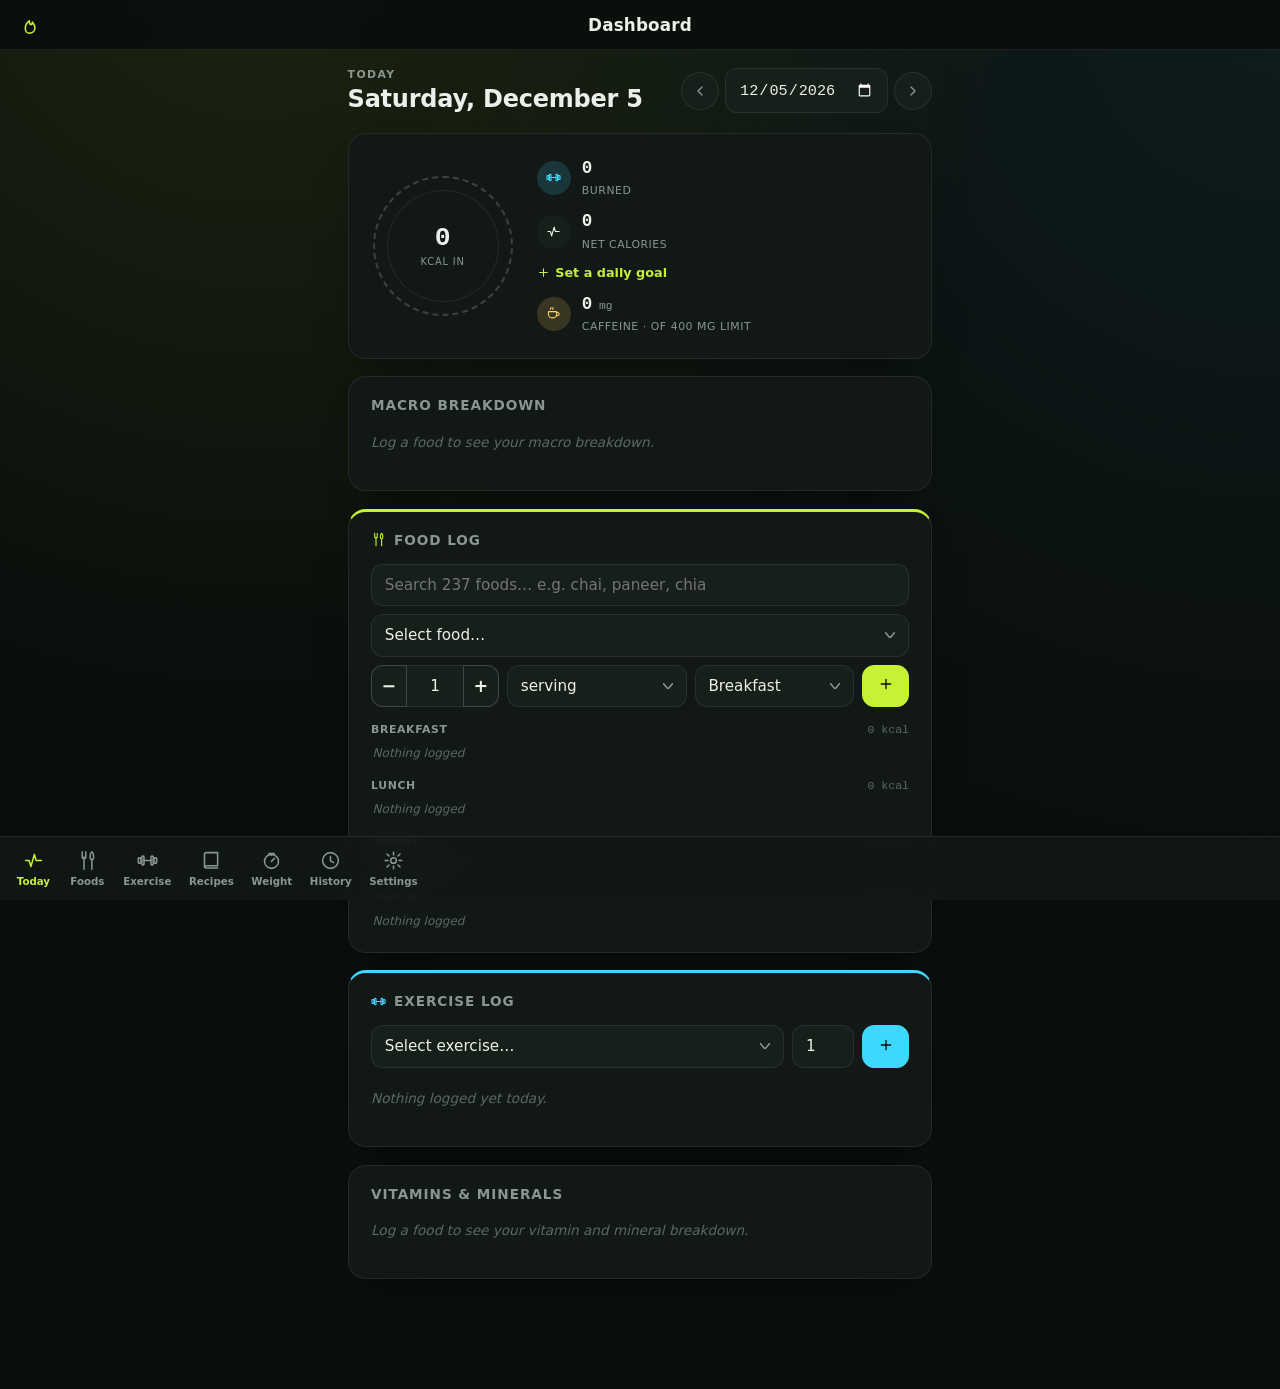
<file: mobile_app/index.html>
<!doctype html>
<html lang="en">
<head>
<meta charset="utf-8">
<meta name="viewport" content="width=device-width, initial-scale=1, viewport-fit=cover">
<title>Health Monitor</title>
<meta name="theme-color" content="#0a0e0c">
<meta name="mobile-web-app-capable" content="yes">
<meta name="apple-mobile-web-app-capable" content="yes">
<meta name="apple-mobile-web-app-status-bar-style" content="black-translucent">
<meta name="apple-mobile-web-app-title" content="Health">
<link rel="manifest" href="manifest.json">
<link rel="apple-touch-icon" href="icons/apple-touch-icon.png">
<link rel="icon" href="icons/icon-192.png">
<link rel="stylesheet" href="style.css">
</head>
<body>
  <div id="app">
    <header class="topbar">
      <span class="topbar-mark"><svg class="icon" viewBox="0 0 24 24" fill="none" stroke="currentColor" stroke-width="1.75" stroke-linecap="round" stroke-linejoin="round"><path d="M12 21c4 0 6.5-2.6 6.5-6.2 0-2.6-1.6-4.3-2.7-6-.2 1.8-1 2.7-1.8 2.7-1.4 0-1.6-2.3-1.6-4-2.5 1.7-4.4 5-4.4 8 0 3.3 1.9 5.5 4 5.5z"/></svg></span>
      <span class="topbar-title" id="pageTitle">Dashboard</span>
      <span style="width:22px"></span>
    </header>
    <main id="view" class="view"></main>
    <nav class="tabbar">
      <a class="tab" data-tab="dashboard" href="#/">
        <svg class="icon" viewBox="0 0 24 24" fill="none" stroke="currentColor" stroke-width="1.75" stroke-linecap="round" stroke-linejoin="round"><path d="M3 12h4l2 7 4-14 2 7h6"/></svg>
        <span>Today</span>
      </a>
      <a class="tab" data-tab="foods" href="#/foods">
        <svg class="icon" viewBox="0 0 24 24" fill="none" stroke="currentColor" stroke-width="1.75" stroke-linecap="round" stroke-linejoin="round"><path d="M6 2v6a2 2 0 0 0 4 0V2"/><path d="M8 8v14"/><path d="M17 2c-2 1.5-2 4-2 6s1 3 2 3 2-1 2-3-0-4.5-2-6z"/><path d="M17 11v11"/></svg>
        <span>Foods</span>
      </a>
      <a class="tab" data-tab="exercises" href="#/exercises">
        <svg class="icon" viewBox="0 0 24 24" fill="none" stroke="currentColor" stroke-width="1.75" stroke-linecap="round" stroke-linejoin="round"><rect x="1.5" y="9" width="3" height="6" rx="1"/><rect x="19.5" y="9" width="3" height="6" rx="1"/><rect x="5.5" y="7" width="2.5" height="10" rx="1"/><rect x="16" y="7" width="2.5" height="10" rx="1"/><line x1="8" y1="12" x2="16" y2="12"/></svg>
        <span>Exercise</span>
      </a>
      <a class="tab" data-tab="recipes" href="#/recipes">
        <svg class="icon" viewBox="0 0 24 24" fill="none" stroke="currentColor" stroke-width="1.75" stroke-linecap="round" stroke-linejoin="round"><path d="M4 4.5A2 2 0 0 1 6 3h13v15H6a2 2 0 0 0-2 1.5"/><path d="M4 4.5v14A2 2 0 0 0 6 20.5h13"/></svg>
        <span>Recipes</span>
      </a>
      <a class="tab" data-tab="weight" href="#/weight">
        <svg class="icon" viewBox="0 0 24 24" fill="none" stroke="currentColor" stroke-width="1.75" stroke-linecap="round" stroke-linejoin="round"><circle cx="12" cy="13" r="8"/><path d="M12 13l3.5-3.5"/><path d="M9 4h6M12 4v2"/></svg>
        <span>Weight</span>
      </a>
      <a class="tab" data-tab="history" href="#/history">
        <svg class="icon" viewBox="0 0 24 24" fill="none" stroke="currentColor" stroke-width="1.75" stroke-linecap="round" stroke-linejoin="round"><circle cx="12" cy="12" r="9"/><path d="M12 7.5v5l3.5 2"/></svg>
        <span>History</span>
      </a>
      <a class="tab" data-tab="settings" href="#/settings">
        <svg class="icon" viewBox="0 0 24 24" fill="none" stroke="currentColor" stroke-width="1.75" stroke-linecap="round" stroke-linejoin="round"><circle cx="12" cy="12" r="3.25"/><path d="M12 2.5v3.2M12 18.3v3.2M4.6 4.6l2.3 2.3M17.1 17.1l2.3 2.3M2.5 12h3.2M18.3 12h3.2M4.6 19.4l2.3-2.3M17.1 6.9l2.3-2.3"/></svg>
        <span>Settings</span>
      </a>
    </nav>
  </div>
  <div id="toast" class="toast"></div>

  <script type="module" src="app.js"></script>
  <script>
    if ("serviceWorker" in navigator) {
      let reloaded = false;
      navigator.serviceWorker.addEventListener("controllerchange", () => {
        if (reloaded) return;
        reloaded = true;
        location.reload();
      });
      window.addEventListener("load", () => {
        navigator.serviceWorker
          .register("sw.js")
          .then((reg) => reg.update())
          .catch(() => {});
      });
    }
  </script>
</body>
</html>
</file>
<file: mobile_app/style.css>
:root {
  --bg: #0a0e0c;
  --surface: #121815;
  --surface-2: #171f1a;
  --border: rgba(255, 255, 255, 0.08);
  --border-strong: rgba(255, 255, 255, 0.18);
  --text: #edefea;
  --muted: #8a9690;
  --muted-2: #5c6862;

  --lime: #c6f135;
  --lime-dim: rgba(198, 241, 53, 0.16);
  --cyan: #3ed8ff;
  --cyan-dim: rgba(62, 216, 255, 0.16);
  --coral: #ff6b6b;
  --coral-dim: rgba(255, 107, 107, 0.16);
  --amber: #ffd166;
  --amber-dim: rgba(255, 209, 102, 0.16);
  --fat-clr: #f2794a;
  --danger: #e5484d;

  --radius: 18px;
  --radius-sm: 12px;
  --shadow: 0 20px 40px -24px rgba(0, 0, 0, 0.7);

  --font-body: -apple-system, "SF Pro Text", Roboto, "Segoe UI", system-ui, sans-serif;
  --font-mono: ui-monospace, "SF Mono", "Roboto Mono", "Cascadia Mono", Consolas, monospace;
}

* { box-sizing: border-box; -webkit-tap-highlight-color: transparent; }

/* Safety net: any bare .icon not covered by a more specific sizing rule
   below falls back to this instead of the browser's oversized SVG default. */
.icon { width: 16px; height: 16px; flex-shrink: 0; }

html, body {
  margin: 0;
  height: 100%;
  background: var(--bg);
  color: var(--text);
  font-family: var(--font-body);
  overscroll-behavior-y: none;
}

body {
  background-image:
    radial-gradient(circle at 20% -10%, rgba(198, 241, 53, 0.1), transparent 55%),
    radial-gradient(circle at 100% 0%, rgba(62, 216, 255, 0.07), transparent 55%);
}

a { color: inherit; text-decoration: none; }
button { font-family: inherit; }

#app {
  display: flex;
  flex-direction: column;
  min-height: 100vh;
}

.topbar {
  position: sticky;
  top: 0;
  z-index: 5;
  display: flex;
  align-items: center;
  justify-content: space-between;
  padding: calc(env(safe-area-inset-top, 0px) + 0.85rem) 1.1rem 0.85rem;
  background: rgba(10, 14, 12, 0.85);
  backdrop-filter: blur(14px);
  border-bottom: 1px solid var(--border);
}

.topbar-title {
  font-size: 1.05rem;
  font-weight: 700;
  letter-spacing: 0.01em;
}

.topbar-mark { color: var(--lime); width: 22px; height: 22px; }
.topbar-mark .icon { width: 100%; height: 100%; }

.view {
  flex: 1;
  padding: 1.1rem 1.1rem calc(env(safe-area-inset-bottom, 0px) + 5.5rem);
  max-width: 620px;
  margin: 0 auto;
  width: 100%;
}

@keyframes riseIn {
  from { opacity: 0; transform: translateY(8px); }
  to { opacity: 1; transform: translateY(0); }
}

.view > * { animation: riseIn 0.4s ease both; }
.view > *:nth-child(1) { animation-delay: 0.02s; }
.view > *:nth-child(2) { animation-delay: 0.07s; }
.view > *:nth-child(3) { animation-delay: 0.12s; }
.view > *:nth-child(4) { animation-delay: 0.17s; }

/* Tab bar */

.tabbar {
  position: fixed;
  left: 0;
  right: 0;
  bottom: 0;
  z-index: 10;
  display: flex;
  justify-content: flex-start;
  overflow-x: auto;
  -webkit-overflow-scrolling: touch;
  scrollbar-width: none;
  padding: 0.5rem 0.4rem calc(env(safe-area-inset-bottom, 0px) + 0.5rem);
  background: rgba(18, 24, 21, 0.92);
  backdrop-filter: blur(16px);
  border-top: 1px solid var(--border);
}

.tabbar::-webkit-scrollbar { display: none; }

.tab {
  display: flex;
  flex-direction: column;
  align-items: center;
  gap: 0.25rem;
  color: var(--muted);
  font-size: 0.64rem;
  font-weight: 600;
  padding: 0.3rem 0.55rem;
  border-radius: var(--radius-sm);
  min-width: 54px;
  flex-shrink: 0;
}

.tab .icon { width: 21px; height: 21px; }
.tab.active { color: var(--lime); }

/* Page head */

.eyebrow {
  text-transform: uppercase;
  letter-spacing: 0.13em;
  font-size: 0.68rem;
  color: var(--muted);
  margin: 0 0 0.25rem;
  font-weight: 700;
}

.page-head {
  display: flex;
  justify-content: space-between;
  align-items: flex-end;
  gap: 0.75rem;
  margin-bottom: 1.25rem;
  flex-wrap: wrap;
}

h1 { font-size: 1.5rem; margin: 0; font-weight: 800; letter-spacing: -0.01em; }
h2 { font-size: 0.85rem; margin: 0 0 0.9rem; text-transform: uppercase; letter-spacing: 0.07em; color: var(--muted); font-weight: 700; }

.date-nav { display: flex; align-items: center; gap: 0.4rem; }

.icon-btn {
  display: inline-flex;
  align-items: center;
  justify-content: center;
  width: 38px;
  height: 38px;
  border-radius: 50%;
  border: 1px solid var(--border);
  background: var(--surface-2);
  color: var(--muted);
  flex-shrink: 0;
}

.icon-btn .icon { width: 16px; height: 16px; }
.icon-btn.danger { color: var(--danger); }

.pill-btn {
  display: inline-flex;
  align-items: center;
  gap: 0.35rem;
  padding: 0.5rem 0.95rem;
  border-radius: 999px;
  background: var(--lime);
  color: #0a0e0c;
  font-weight: 700;
  font-size: 0.78rem;
  white-space: nowrap;
}

.pill-btn .icon { width: 14px; height: 14px; }

.pill-btn.secondary { background: var(--surface-2); color: var(--text); border: 1px solid var(--border); }
.page-head-actions { display: flex; gap: 0.5rem; flex-wrap: wrap; }
.search-bar { display: flex; gap: 0.5rem; margin-bottom: 0.9rem; }
.search-bar input { flex: 1; }

.scanner-box {
  width: 100%;
  aspect-ratio: 4 / 3;
  background: #000;
  border-radius: var(--radius-sm);
  overflow: hidden;
  margin-bottom: 0.8rem;
}

.scanner-box video { width: 100%; height: 100%; object-fit: cover; }

/* Inputs */

input, select {
  color-scheme: dark;
  background: var(--surface-2);
  border: 1px solid var(--border);
  color: var(--text);
  font-family: var(--font-body);
  padding: 0.7rem 0.8rem;
  border-radius: var(--radius-sm);
  font-size: 0.95rem;
  width: 100%;
}

input[type="date"] { font-family: var(--font-mono); width: auto; }

select {
  appearance: none;
  -webkit-appearance: none;
  background-image: url("data:image/svg+xml,%3Csvg xmlns='http://www.w3.org/2000/svg' width='10' height='6'%3E%3Cpath d='M0 0l5 6 5-6' fill='none' stroke='%238A9690' stroke-width='1.5'/%3E%3C/svg%3E");
  background-repeat: no-repeat;
  background-position: right 0.8rem center;
  padding-right: 2rem;
}

input:focus, select:focus { outline: none; border-color: var(--lime); box-shadow: 0 0 0 3px var(--lime-dim); }

button.btn, a.btn {
  font-weight: 700;
  font-size: 0.88rem;
  padding: 0.7rem 1.1rem;
  border-radius: var(--radius-sm);
  border: 1px solid var(--border);
  background: var(--surface-2);
  color: var(--text);
  display: inline-flex;
  align-items: center;
  gap: 0.4rem;
}

button.btn .icon, a.btn .icon { width: 15px; height: 15px; }
button.btn.primary, a.btn.primary { background: var(--lime); border-color: var(--lime); color: #0a0e0c; }

/* Hero / ring */

.hero {
  display: flex;
  align-items: center;
  gap: 1.5rem;
  background: var(--surface);
  border: 1px solid var(--border);
  border-radius: var(--radius);
  padding: 1.5rem;
  margin-bottom: 1.1rem;
  box-shadow: var(--shadow);
  flex-wrap: wrap;
}

.ring-wrap { position: relative; width: 140px; height: 140px; flex-shrink: 0; }

.ring {
  position: absolute;
  inset: 0;
  border-radius: 50%;
  background: conic-gradient(from -90deg, var(--ring-color, var(--lime)) var(--angle, 0deg), rgba(255, 255, 255, 0.07) var(--angle, 0deg));
  transition: background 0.6s ease;
}

.ring.no-goal { background: none; border: 2px dashed var(--border-strong); }

.ring::after {
  content: "";
  position: absolute;
  inset: 12px;
  border-radius: 50%;
  background: var(--surface);
  box-shadow: inset 0 0 0 1px var(--border);
}

.ring-center {
  position: absolute;
  inset: 12px;
  display: flex;
  flex-direction: column;
  align-items: center;
  justify-content: center;
  text-align: center;
  z-index: 1;
}

.ring-value { font-family: var(--font-mono); font-size: 1.65rem; font-weight: 700; line-height: 1; }
.ring-unit { font-size: 0.62rem; color: var(--muted); text-transform: uppercase; letter-spacing: 0.08em; margin-top: 0.3rem; }

.hero-stats { display: flex; flex-direction: column; gap: 0.85rem; flex: 1; min-width: 140px; }
.stat { display: flex; align-items: center; gap: 0.7rem; }

.stat-icon {
  width: 34px;
  height: 34px;
  border-radius: 50%;
  display: flex;
  align-items: center;
  justify-content: center;
  background: var(--surface-2);
  flex-shrink: 0;
}

.stat-icon .icon { width: 15px; height: 15px; }
.stat-icon.burn { color: var(--cyan); background: var(--cyan-dim); }
.stat-icon.goal { color: var(--lime); background: var(--lime-dim); }
.stat-icon.over { color: var(--coral); background: var(--coral-dim); }

.stat-value { font-family: var(--font-mono); font-size: 1.1rem; font-weight: 700; display: block; line-height: 1.2; }
.stat-label { font-size: 0.68rem; color: var(--muted); text-transform: uppercase; letter-spacing: 0.05em; }

.stat-goal-empty { display: inline-flex; align-items: center; gap: 0.35rem; color: var(--lime); font-size: 0.8rem; font-weight: 700; }
.stat-goal-empty .icon { width: 13px; height: 13px; }

/* Cards */

.card {
  background: var(--surface);
  border: 1px solid var(--border);
  border-radius: var(--radius);
  padding: 1.25rem 1.4rem;
  margin-bottom: 1.1rem;
  box-shadow: var(--shadow);
}

.macro-bar { display: flex; height: 9px; border-radius: 999px; overflow: hidden; background: var(--surface-2); margin-bottom: 0.9rem; }
.macro-bar .seg { height: 100%; transition: width 0.6s ease; }
.seg.protein { background: var(--coral); }
.seg.carbs { background: var(--amber); }
.seg.fat { background: var(--fat-clr); }

.macro-legend { display: flex; gap: 1rem; font-size: 0.76rem; color: var(--muted); flex-wrap: wrap; }
.macro-legend .dot { width: 7px; height: 7px; border-radius: 50%; display: inline-block; margin-right: 0.35rem; }
.dot.protein { background: var(--coral); }
.dot.carbs { background: var(--amber); }
.dot.fat { background: var(--fat-clr); }

/* Nutrients */

.nutrient-group-title {
  font-size: 0.68rem;
  text-transform: uppercase;
  letter-spacing: 0.07em;
  color: var(--muted-2);
  font-weight: 700;
  margin: 1rem 0 0.55rem;
}

.nutrient-group-title:first-of-type { margin-top: 0; }

.nutrient-rows { display: flex; flex-direction: column; gap: 0.5rem; }

.nutrient-row {
  display: grid;
  grid-template-columns: 1fr auto 70px 36px;
  align-items: center;
  gap: 0.6rem;
  font-size: 0.8rem;
}

.nutrient-name { color: var(--text); }
.nutrient-amount { font-family: var(--font-mono); color: var(--muted); font-size: 0.75rem; white-space: nowrap; }
.nutrient-bar-track { height: 5px; border-radius: 999px; background: var(--surface-2); overflow: hidden; }
.nutrient-bar-fill { display: block; height: 100%; border-radius: 999px; background: var(--cyan); transition: width 0.6s ease; }
.nutrient-pct { font-family: var(--font-mono); font-size: 0.72rem; color: var(--muted); text-align: right; }

.nutrient-details { margin-top: 0.15rem; }

.nutrient-details summary {
  cursor: pointer;
  font-size: 0.7rem;
  text-transform: uppercase;
  letter-spacing: 0.06em;
  color: var(--lime);
  font-weight: 700;
  padding: 0.35rem 0;
}

.nutrient-details[open] summary { margin-bottom: 0.5rem; }

/* Log card */

.log-card { border-top: 3px solid transparent; }
.log-card.food-theme { border-top-color: var(--lime); }
.log-card.exercise-theme { border-top-color: var(--cyan); }

.log-card-head h2 { display: flex; align-items: center; gap: 0.5rem; margin: 0 0 1rem; }
.log-card-head h2 .icon { width: 15px; height: 15px; }
.food-theme .log-card-head h2 .icon { color: var(--lime); }
.exercise-theme .log-card-head h2 .icon { color: var(--cyan); }

.quick-add { display: flex; gap: 0.5rem; margin-bottom: 1rem; flex-wrap: wrap; }
.quick-add select { flex: 1; min-width: 0; }
.quick-add input[type="number"] { width: 62px; flex-shrink: 0; }
.quick-add select.meal-select { flex: 1 1 100px; min-width: 90px; }
.quick-add button { background: var(--lime); border: 1px solid var(--lime); color: #0a0e0c; padding: 0 0.9rem; border-radius: var(--radius-sm); flex-shrink: 0; }
.exercise-theme .quick-add button, .exercise-theme ~ .quick-add button { background: var(--cyan); border-color: var(--cyan); }
.log-card.exercise-theme .quick-add button { background: var(--cyan); border-color: var(--cyan); }

.log-list { list-style: none; margin: 0; padding: 0; display: flex; flex-direction: column; gap: 0.5rem; }

.log-item {
  display: flex;
  align-items: center;
  gap: 0.7rem;
  padding: 0.65rem 0.7rem;
  border-radius: var(--radius-sm);
  background: var(--surface-2);
  animation: riseIn 0.35s ease both;
}

.log-item-main { flex: 1; min-width: 0; display: flex; flex-direction: column; }
.log-item-name { font-weight: 700; font-size: 0.87rem; }
.log-item-meta { font-size: 0.74rem; color: var(--muted); }
.log-item-kcal { font-family: var(--font-mono); font-weight: 700; font-size: 0.9rem; }

.empty { color: var(--muted-2); font-size: 0.85rem; font-style: italic; padding: 0.4rem 0; }

.meal-group { margin-bottom: 0.9rem; }
.meal-group:last-child { margin-bottom: 0; }
.meal-group-head { display: flex; justify-content: space-between; align-items: baseline; margin-bottom: 0.4rem; }
.meal-group-label { font-size: 0.68rem; text-transform: uppercase; letter-spacing: 0.06em; color: var(--muted); font-weight: 700; }
.meal-group-kcal { font-family: var(--font-mono); font-size: 0.72rem; color: var(--muted-2); }
.meal-empty { list-style: none; color: var(--muted-2); font-size: 0.75rem; font-style: italic; padding: 0.25rem 0.1rem; }

/* Item grid */

.item-grid { display: flex; flex-direction: column; gap: 0.75rem; }

.item-card {
  background: var(--surface);
  border: 1px solid var(--border);
  border-radius: var(--radius-sm);
  padding: 1.1rem;
  display: flex;
  flex-direction: column;
  gap: 0.65rem;
  animation: riseIn 0.35s ease both;
}

.item-card-top { display: flex; justify-content: space-between; align-items: flex-start; gap: 0.5rem; }
.item-name { font-weight: 700; font-size: 0.95rem; }
.item-sub { font-size: 0.74rem; color: var(--muted); margin-top: 0.15rem; }

.item-kcal { font-family: var(--font-mono); font-size: 1.25rem; font-weight: 700; text-align: right; line-height: 1; flex-shrink: 0; }
.item-kcal span { display: block; font-size: 0.6rem; font-weight: 600; text-transform: uppercase; letter-spacing: 0.05em; color: var(--muted); margin-top: 0.2rem; }
.item-kcal.food { color: var(--lime); }
.item-kcal.exercise { color: var(--cyan); }

.item-macros { display: flex; gap: 0.8rem; font-size: 0.72rem; color: var(--muted); }
.item-macros .dot { width: 6px; height: 6px; border-radius: 50%; display: inline-block; margin-right: 0.3rem; }

.item-actions { display: flex; gap: 0.4rem; margin-top: auto; padding-top: 0.6rem; border-top: 1px solid var(--border); }
.item-actions button {
  flex: 1;
  justify-content: center;
  background: transparent;
  border: none;
  padding: 0.4rem;
  font-size: 0.8rem;
  font-weight: 600;
  color: var(--muted);
  display: inline-flex;
  align-items: center;
  gap: 0.35rem;
}
.item-actions button.danger { color: var(--danger); }
.item-actions .icon { width: 13px; height: 13px; }

/* Form */

.form-card { padding: 1.5rem; }
.form { display: flex; flex-direction: column; gap: 1rem; }
.form label { display: flex; flex-direction: column; gap: 0.4rem; font-size: 0.72rem; text-transform: uppercase; letter-spacing: 0.06em; color: var(--muted); font-weight: 700; }
.form-row-3 { display: grid; grid-template-columns: 1fr 1fr 1fr; gap: 0.6rem; }
.form-actions { display: flex; gap: 0.6rem; margin-top: 0.3rem; }
.form-actions button, .form-actions a { flex: 1; justify-content: center; }

.suggestion-box { background: var(--lime-dim); border: 1px solid var(--lime); border-radius: var(--radius-sm); padding: 0.9rem 1rem; }
.suggestion-title { font-size: 0.66rem; text-transform: uppercase; letter-spacing: 0.06em; color: var(--muted); font-weight: 700; margin: 0 0 0.45rem; }
.suggestion-line { display: flex; align-items: center; justify-content: space-between; gap: 0.6rem; margin: 0 0 0.35rem; font-family: var(--font-mono); font-size: 1rem; font-weight: 700; color: var(--lime); }
.suggestion-macros { margin: 0; font-size: 0.74rem; color: var(--muted); }

/* Recipes */

.ingredient-list { display: flex; flex-direction: column; gap: 0.55rem; margin-bottom: 0.6rem; }
.ingredient-row { display: flex; gap: 0.5rem; }
.ingredient-row select { flex: 1; min-width: 0; }
.ingredient-row input[type="number"] { width: 80px; flex-shrink: 0; }

/* Weight */

.latest-weight { text-align: right; }
.latest-weight-value { display: block; font-family: var(--font-mono); font-size: 1.4rem; font-weight: 700; color: var(--lime); }
.latest-weight-value small { font-size: 0.8rem; font-weight: 500; color: var(--muted); margin-left: 0.15rem; }
.latest-weight-date { font-size: 0.68rem; color: var(--muted); }
.weight-chart-wrap { margin-top: 0.9rem; height: 140px; }
.weight-chart { width: 100%; height: 100%; overflow: visible; }

/* History */

.history-list { display: flex; flex-direction: column; gap: 0.55rem; }

.history-row {
  display: grid;
  grid-template-columns: 82px 1fr 74px;
  align-items: center;
  gap: 0.9rem;
  background: var(--surface);
  border: 1px solid var(--border);
  border-radius: var(--radius-sm);
  padding: 0.75rem 0.9rem;
  animation: riseIn 0.35s ease both;
}

.history-date { font-family: var(--font-mono); font-size: 0.76rem; color: var(--muted); }
.history-bars { display: flex; flex-direction: column; gap: 0.3rem; }
.history-bar-track { height: 6px; border-radius: 999px; background: var(--surface-2); overflow: hidden; }
.history-bar-fill { display: block; height: 100%; border-radius: 999px; }
.history-bar-fill.consumed { background: var(--lime); }
.history-bar-fill.burned { background: var(--cyan); }
.history-net { font-family: var(--font-mono); font-weight: 700; text-align: right; font-size: 0.9rem; }
.history-net small { font-weight: 500; color: var(--muted); font-size: 0.62rem; display: block; }

/* Toast */

.toast {
  position: fixed;
  left: 50%;
  bottom: calc(env(safe-area-inset-bottom, 0px) + 5.2rem);
  transform: translateX(-50%) translateY(12px);
  background: var(--surface-2);
  border: 1px solid var(--border-strong);
  border-left: 3px solid var(--lime);
  color: var(--text);
  padding: 0.6rem 1rem;
  border-radius: var(--radius-sm);
  font-size: 0.82rem;
  opacity: 0;
  transition: opacity 0.25s, transform 0.25s;
  z-index: 20;
  box-shadow: var(--shadow);
  white-space: nowrap;
}

.toast.show { opacity: 1; transform: translateX(-50%) translateY(0); }

/* Caffeine stat + live log preview */

.stat-icon.caffeine { color: var(--amber); background: var(--amber-dim); }
.stat-value small { font-size: 0.7rem; color: var(--muted); font-weight: 500; }
.caffeine-text { color: var(--amber); font-weight: 600; }

/* Search and food picker each get a full row; size/qty/meal/add share the next. */
.quick-add .food-filter, .quick-add #foodSelect { flex: 1 1 100%; }
.quick-add .filter-hint { flex: 1 1 100%; font-size: 0.74rem; color: var(--muted); margin-top: -0.2rem; }

.log-preview {
  flex: 1 1 100%;
  padding: 0.55rem 0.75rem;
  border-radius: var(--radius-sm);
  background: var(--lime-dim);
  font-size: 0.8rem;
  line-height: 1.55;
}
.log-preview[hidden] { display: none; }
.log-preview .preview-main b { color: var(--lime); }
.log-preview .preview-sub { color: var(--muted); font-size: 0.74rem; }

/* Online food search: product details */

.section-title { font-size: 0.78rem; text-transform: uppercase; letter-spacing: 0.08em; color: var(--muted); margin: 1.2rem 0 0.6rem; }

.local-matches { display: flex; flex-direction: column; gap: 0.4rem; }
.local-match {
  display: flex; justify-content: space-between; gap: 0.75rem; align-items: baseline;
  padding: 0.6rem 0.8rem; border-radius: var(--radius-sm); background: var(--lime-dim);
  color: var(--text); text-decoration: none; font-size: 0.85rem;
}
.local-match-name { font-weight: 600; }
.local-match-meta { color: var(--muted); font-size: 0.74rem; text-align: right; }

.product-card { gap: 0.6rem; }
.product-thumb { width: 52px; height: 52px; object-fit: contain; border-radius: 8px; background: #fff; flex-shrink: 0; }
.product-head { flex: 1; min-width: 0; }
.product-badges { display: flex; flex-wrap: wrap; gap: 0.3rem; margin-top: 0.35rem; }
.badge { font-size: 0.66rem; font-weight: 600; padding: 0.12rem 0.45rem; border-radius: 999px; background: var(--surface-2); color: var(--muted); }
.badge.nutri-a { background: #038141; color: #fff; }
.badge.nutri-b { background: #85bb2f; color: #0a0e0c; }
.badge.nutri-c { background: #fecb02; color: #0a0e0c; }
.badge.nutri-d { background: #ee8100; color: #0a0e0c; }
.badge.nutri-e { background: #e63e11; color: #fff; }
.product-basis { font-size: 0.7rem; color: var(--muted); text-transform: uppercase; letter-spacing: 0.05em; margin-bottom: 0.3rem; }
.product-card .item-macros { flex-wrap: wrap; row-gap: 0.25rem; color: var(--text); }
.product-extra { font-size: 0.72rem; color: var(--muted); margin-top: 0.3rem; line-height: 1.5; }
.product-ingredients { font-size: 0.74rem; color: var(--muted); }
.product-ingredients summary { cursor: pointer; font-weight: 600; color: var(--text); }
.product-ingredients p { margin: 0.35rem 0 0; line-height: 1.5; }
.empty a { color: var(--lime); font-style: normal; font-weight: 600; text-decoration: underline; }

/* Count x unit picker in the food quick-add form ("3 x medium roti") */

.qty-stepper { display: flex; flex-shrink: 0; }
.quick-add .qty-stepper button {
  background: var(--surface-2); border: 1px solid var(--border-strong); color: var(--text);
  width: 36px; padding: 0; font-size: 1.1rem; font-weight: 600;
}
.quick-add .qty-stepper button:first-child { border-radius: var(--radius-sm) 0 0 var(--radius-sm); }
.quick-add .qty-stepper button:last-child { border-radius: 0 var(--radius-sm) var(--radius-sm) 0; }
.quick-add .qty-stepper input[type="number"] {
  width: 56px; border-radius: 0; border-left: 0; border-right: 0; text-align: center; -moz-appearance: textfield;
}
.qty-stepper input::-webkit-outer-spin-button, .qty-stepper input::-webkit-inner-spin-button { -webkit-appearance: none; margin: 0; }
.quick-add select.unit-select { flex: 1 1 120px; min-width: 0; }
.log-preview .preview-amount { font-weight: 600; }
</file>
